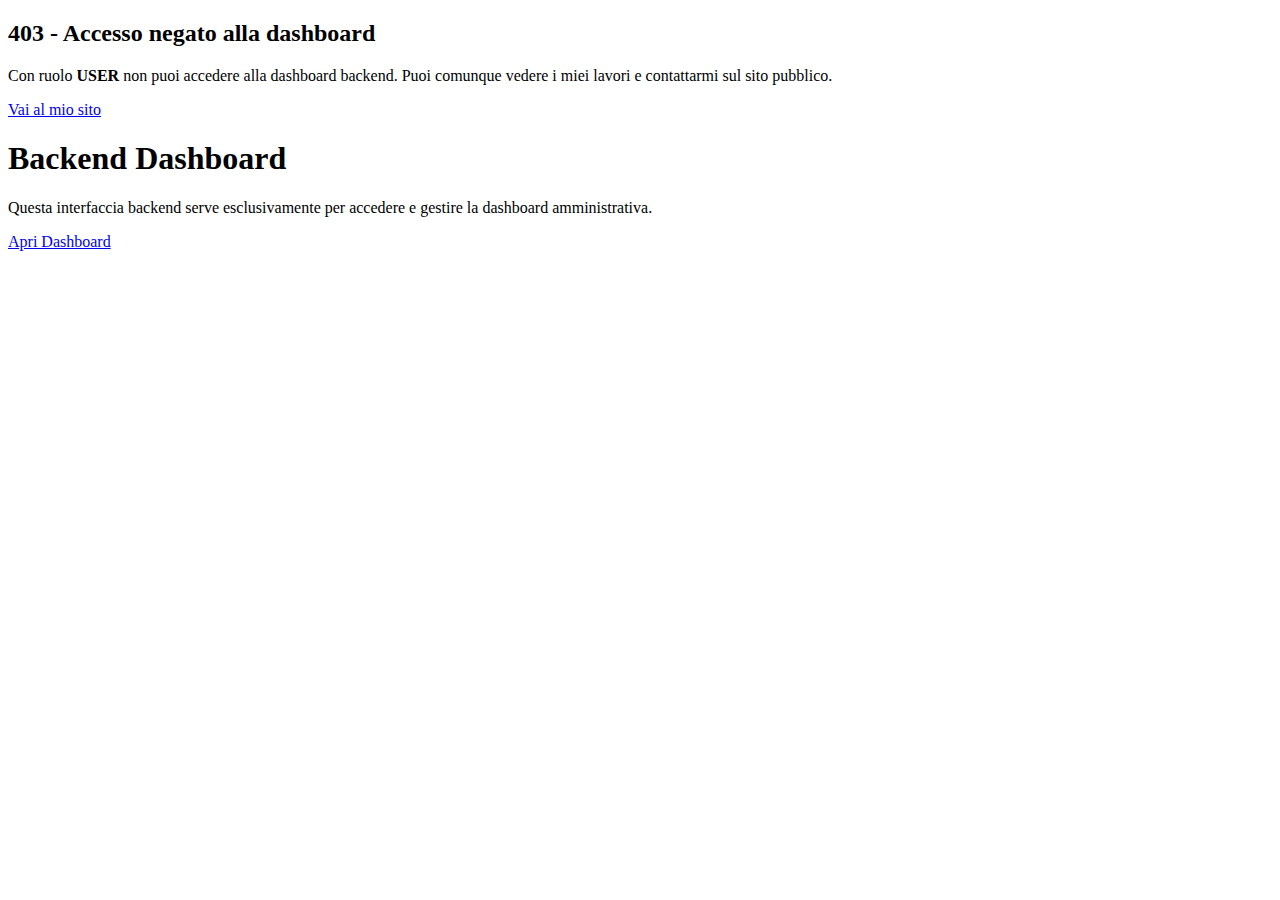
<file: src/main/resources/templates/index.html>
<!DOCTYPE html>
<html lang="en" xmlns:th="http://www.thymeleaf.org" xmlns:sec="http://www.thymeleaf.org/extras/spring-security">
<head th:replace="~{layout/base :: head('Home - Liliana Gorga')}"></head>
<body class="d-flex flex-column min-vh-100 home-page">

<nav th:replace="~{layout/base :: navbar}"></nav>

<div class="container my-5">
    <div th:if="${param.forbidden}" class="row justify-content-center">
        <div class="col-lg-8">
            <div class="alert alert-warning shadow-sm border-0 text-center py-4">
                <h2 class="h4 mb-2">403 - Accesso negato alla dashboard</h2>
                <p class="mb-3">Con ruolo <strong>USER</strong> non puoi accedere alla dashboard backend. Puoi comunque vedere i miei lavori e contattarmi sul sito pubblico.</p>
                <div class="d-flex flex-column flex-sm-row justify-content-center gap-2">
                    <a href="https://lilianagorga.net" target="_blank" rel="noopener" class="btn btn-dark btn-sm">
                        Vai al mio sito
                    </a>
                </div>
            </div>
        </div>
    </div>

    <div th:unless="${param.forbidden}" class="row justify-content-center">
        <div class="col-lg-8">
            <div class="card home-dashboard-card shadow-sm">
                <div class="card-body p-4 p-md-5 text-center">
                    <h1 class="h2 fw-bold mb-3 home-dashboard-title">Backend Dashboard</h1>
                    <p class="mb-4">Questa interfaccia backend serve esclusivamente per accedere e gestire la dashboard amministrativa.</p>
                    <div class="d-flex justify-content-center">
                        <a href="/admin/dashboard" class="btn btn-home-dashboard">Apri Dashboard</a>
                    </div>
                </div>
            </div>
        </div>
    </div>
</div>

<footer th:replace="~{layout/base :: footer}"></footer>
<script th:replace="~{layout/base :: scripts}"></script>

</body>
</html>
</file>
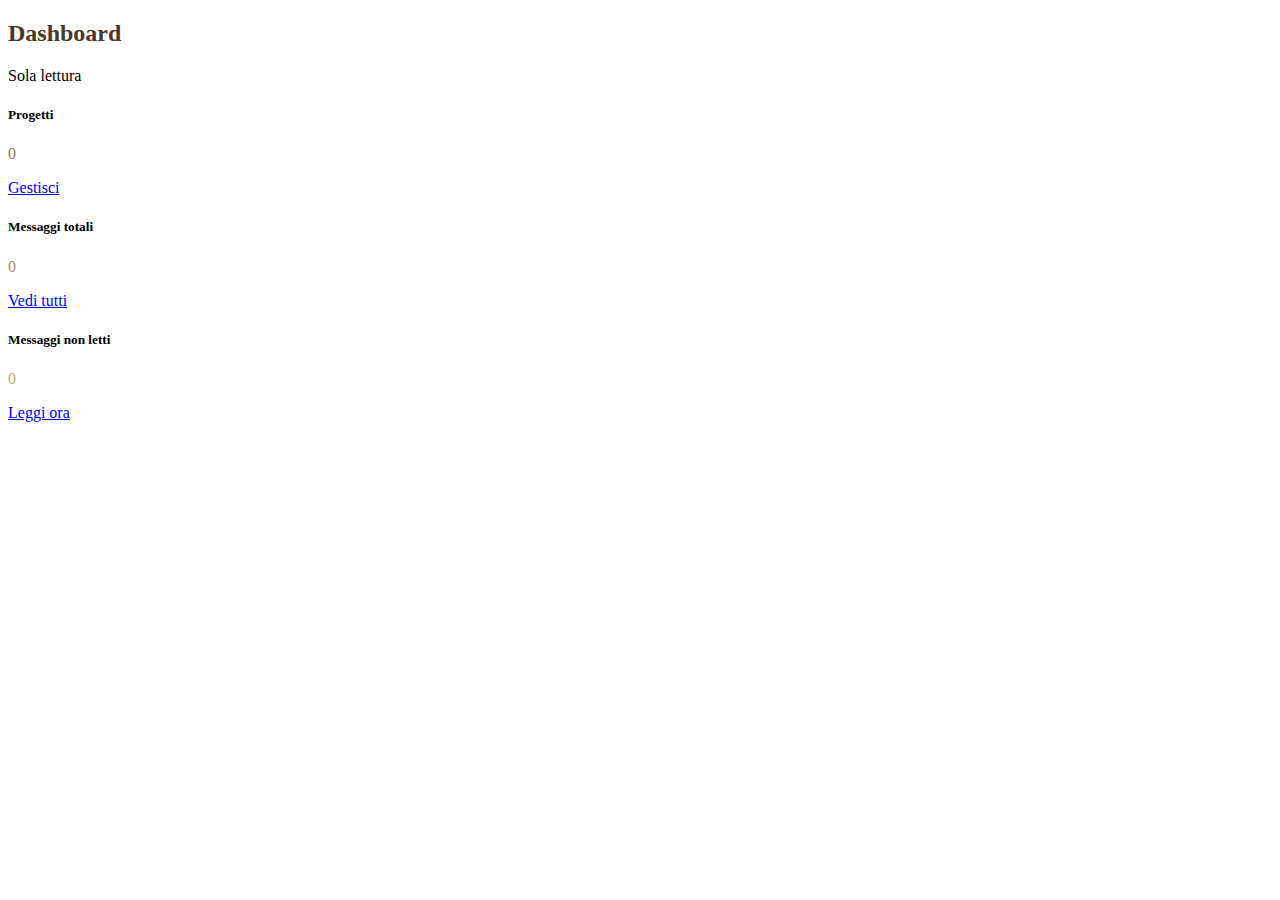
<file: src/main/resources/templates/admin/dashboard.html>
<!DOCTYPE html>
<html lang="en" xmlns:th="http://www.thymeleaf.org" xmlns:sec="http://www.thymeleaf.org/extras/spring-security">
<head th:replace="~{admin/layout :: head('Dashboard Admin')}"></head>
<body>
    <nav th:replace="~{admin/layout :: navbar}"></nav>

    <div class="container-fluid">
        <div class="row">
            <div class="col-md-2 p-0" th:with="activePage='dashboard'">
                <div th:replace="~{admin/layout :: sidebar}"></div>
            </div>
            <div class="col-md-10 content-area p-4">
                <div class="d-flex justify-content-between align-items-center mb-4">
                    <h2 class="mb-0" style="color: #4A3728;">Dashboard</h2>
                    <span sec:authorize="!hasAuthority('ADMIN')" class="badge text-bg-secondary">Sola lettura</span>
                </div>

                <div class="row g-4">
                    <div class="col-md-4">
                        <div class="card card-stat h-100">
                            <div class="card-body text-center">
                                <i class="fas fa-project-diagram fa-2x mb-2" style="color: #8B7355;"></i>
                                <h5 class="card-title">Progetti</h5>
                                <p class="display-4 fw-bold" style="color: #8B7355;" th:text="${projectCount}">0</p>
                                <a href="/admin/projects" class="btn btn-outline-admin btn-sm">Gestisci</a>
                            </div>
                        </div>
                    </div>
                    <div class="col-md-4">
                        <div class="card card-stat h-100">
                            <div class="card-body text-center">
                                <i class="fas fa-envelope fa-2x mb-2" style="color: #A0926B;"></i>
                                <h5 class="card-title">Messaggi totali</h5>
                                <p class="display-4 fw-bold" style="color: #A0926B;" th:text="${messageCount}">0</p>
                                <a href="/admin/messages" class="btn btn-outline-admin btn-sm">Vedi tutti</a>
                            </div>
                        </div>
                    </div>
                    <div class="col-md-4">
                        <div class="card card-stat h-100">
                            <div class="card-body text-center">
                                <i class="fas fa-envelope-open-text fa-2x mb-2" style="color: #C4A35A;"></i>
                                <h5 class="card-title">Messaggi non letti</h5>
                                <p class="display-4 fw-bold" style="color: #C4A35A;" th:text="${unreadCount}">0</p>
                                <a href="/admin/messages" class="btn btn-outline-admin btn-sm">Leggi ora</a>
                            </div>
                        </div>
                    </div>
                </div>
            </div>
        </div>
    </div>

    <script src="https://cdn.jsdelivr.net/npm/bootstrap@5.3.2/dist/js/bootstrap.bundle.min.js"></script>
</body>
</html>
</file>
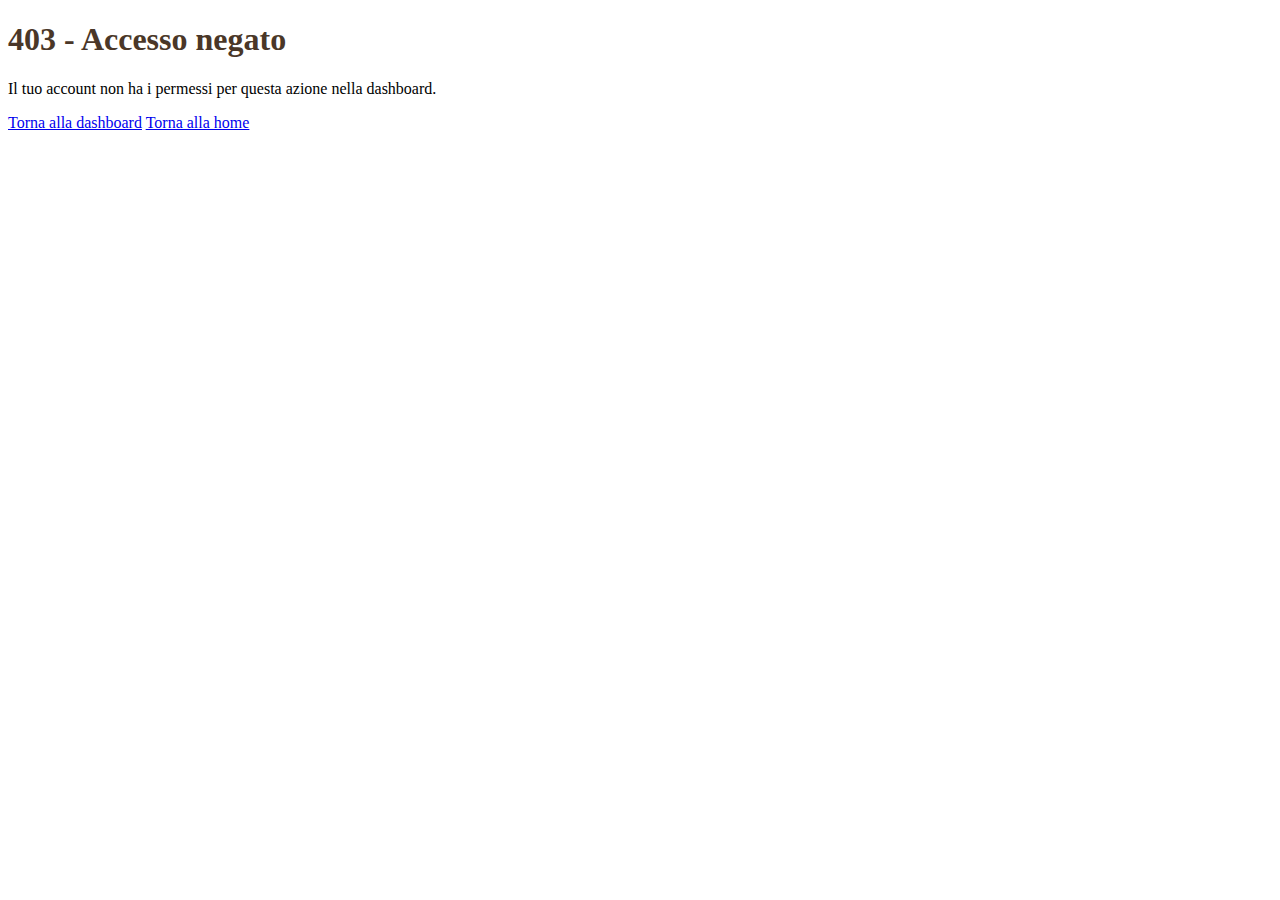
<file: src/main/resources/templates/admin/forbidden.html>
<!DOCTYPE html>
<html lang="en" xmlns:th="http://www.thymeleaf.org">
<head th:replace="~{admin/layout :: head('403 - Accesso negato')}"></head>
<body>
<nav th:replace="~{admin/layout :: navbar}"></nav>

<div class="container py-5">
    <div class="card mx-auto shadow-sm" style="max-width: 720px; border-color: #D4C5A9;">
        <div class="card-body p-4 p-md-5 text-center">
            <h1 class="display-6 mb-3" style="color: #4A3728;">403 - Accesso negato</h1>
            <p class="lead mb-4">Il tuo account non ha i permessi per questa azione nella dashboard.</p>
            <div class="d-flex flex-column flex-sm-row justify-content-center gap-2">
                <a href="/admin/dashboard" class="btn btn-admin">Torna alla dashboard</a>
                <a href="/" class="btn btn-outline-admin">Torna alla home</a>
            </div>
        </div>
    </div>
</div>

<script src="https://cdn.jsdelivr.net/npm/bootstrap@5.3.2/dist/js/bootstrap.bundle.min.js"></script>
</body>
</html>
</file>
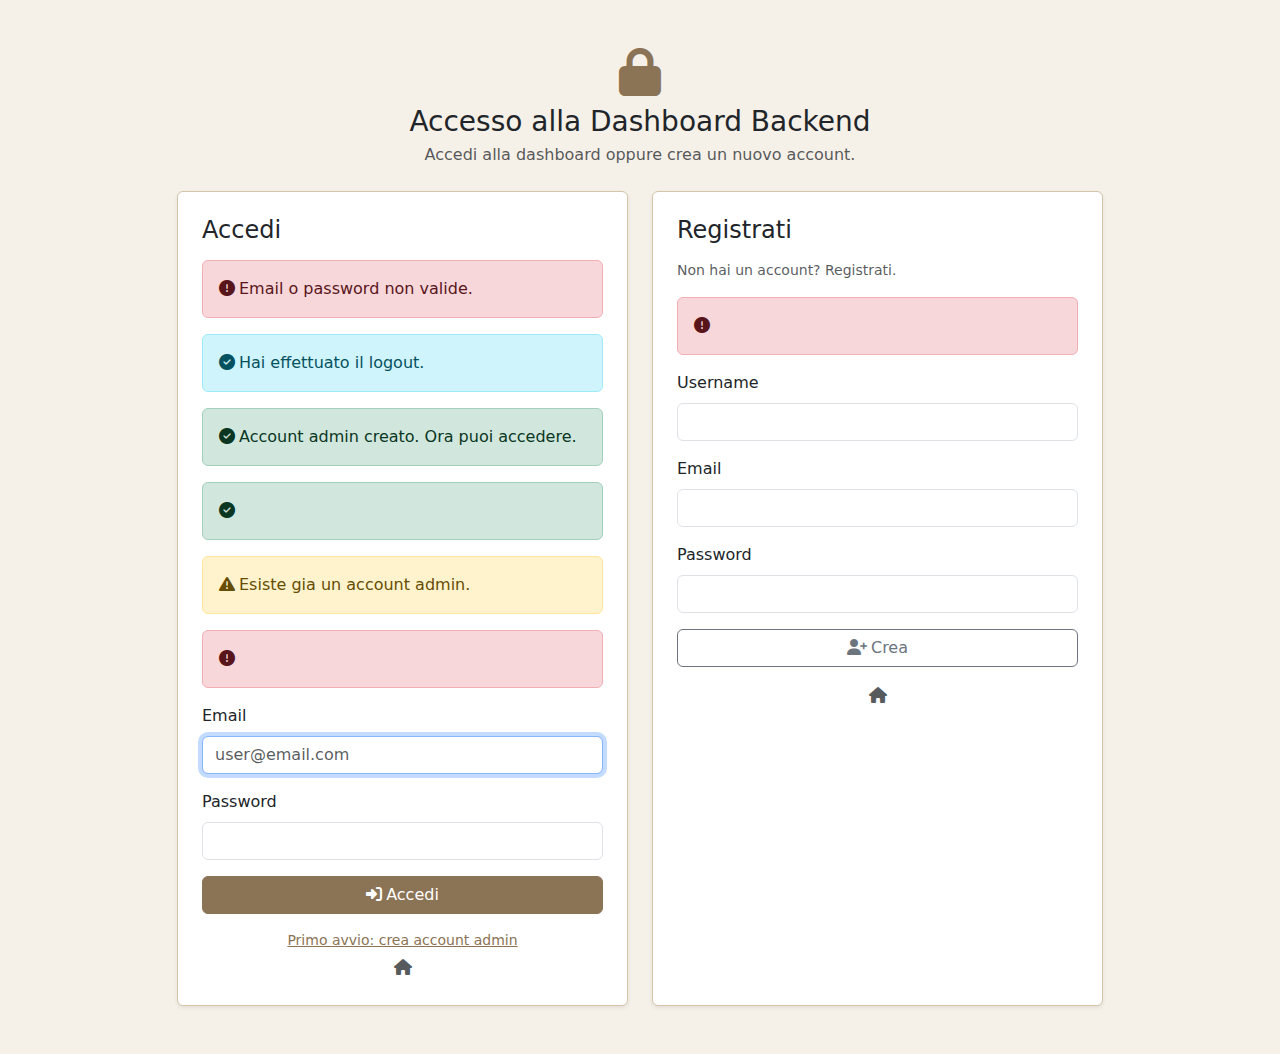
<file: src/main/resources/templates/admin/login.html>
<!DOCTYPE html>
<html lang="en" xmlns:th="http://www.thymeleaf.org">
<head>
    <meta charset="UTF-8">
    <meta name="viewport" content="width=device-width, initial-scale=1.0">
    <title>Accesso Dashboard</title>
    <link href="https://cdn.jsdelivr.net/npm/bootstrap@5.3.2/dist/css/bootstrap.min.css" rel="stylesheet">
    <link rel="stylesheet" href="https://cdnjs.cloudflare.com/ajax/libs/font-awesome/6.4.0/css/all.min.css">
    <style>
        body { background-color: #F5F0E8; }
        .auth-card { border-color: #D4C5A9; }
        .btn-login { background-color: #8B7355; border-color: #8B7355; color: #fff; }
        .btn-login:hover { background-color: #4A3728; border-color: #4A3728; color: #fff; }
        .icon-login { color: #8B7355; }
        .highlight-register { border: 2px solid #8B7355 !important; }
    </style>
</head>
<body>
    <div class="container py-5"
         th:with="showOnlyLogin=${param.login != null},
                  showOnlyRegister=${param.register != null},
                  showBoth=${param.login == null and param.register == null}">
        <div class="text-center mb-4">
            <i class="fas fa-lock fa-3x icon-login"></i>
            <h1 class="h3 mt-2 mb-1">Accesso alla Dashboard Backend</h1>
            <p class="text-muted mb-0">Accedi alla dashboard oppure crea un nuovo account.</p>
        </div>

        <div class="row g-4 justify-content-center">
            <div class="col-lg-5" th:if="${showBoth or showOnlyLogin}">
                <div class="card auth-card shadow-sm h-100">
                    <div class="card-body p-4">
                        <h2 class="h4 mb-3">Accedi</h2>

                        <div th:if="${param.error}" class="alert alert-danger">
                            <i class="fas fa-exclamation-circle me-1"></i>Email o password non valide.
                        </div>
                        <div th:if="${param.logout}" class="alert alert-info">
                            <i class="fas fa-check-circle me-1"></i>Hai effettuato il logout.
                        </div>
                        <div th:if="${registered}" class="alert alert-success">
                            <i class="fas fa-check-circle me-1"></i>Account admin creato. Ora puoi accedere.
                        </div>
                        <div th:if="${registerSuccess}" class="alert alert-success">
                            <i class="fas fa-check-circle me-1"></i><span th:text="${registerSuccess}"></span>
                        </div>
                        <div th:if="${param.adminExists}" class="alert alert-warning">
                            <i class="fas fa-exclamation-triangle me-1"></i>Esiste gia un account admin.
                        </div>
                        <div th:if="${error}" class="alert alert-danger">
                            <i class="fas fa-exclamation-circle me-1"></i><span th:text="${error}"></span>
                        </div>

                        <form th:action="@{/admin/login}" method="post">
                            <div class="mb-3">
                                <label for="username" class="form-label">Email</label>
                                <input type="email" class="form-control" id="username" name="username"
                                       placeholder="user@email.com" required autofocus>
                            </div>
                            <div class="mb-3">
                                <label for="password" class="form-label">Password</label>
                                <input type="password" class="form-control" id="password" name="password" required>
                            </div>
                            <button type="submit" class="btn btn-login w-100">
                                <i class="fas fa-sign-in-alt me-1"></i>Accedi
                            </button>
                        </form>

                        <div class="text-center mt-3">
                            <a th:unless="${adminExists}" href="/admin/register" class="d-block mb-1 small" style="color: #8B7355;">
                                Primo avvio: crea account admin
                            </a>
                            <a href="/" class="btn btn-link text-muted p-0" aria-label="Torna alla home" title="Torna alla home">
                                <i class="fas fa-house"></i>
                            </a>
                        </div>
                    </div>
                </div>
            </div>

            <div class="col-lg-5" th:if="${showBoth or showOnlyRegister}">
                <div id="register-form" class="card auth-card shadow-sm h-100"
                     th:classappend="${showOnlyRegister} ? 'highlight-register'">
                    <div class="card-body p-4">
                        <h2 class="h4 mb-3">Registrati</h2>
                        <p class="small text-muted">Non hai un account? Registrati.</p>
                        <div th:if="${registerError}" class="alert alert-danger">
                            <i class="fas fa-exclamation-circle me-1"></i><span th:text="${registerError}"></span>
                        </div>
                        <form th:action="@{/admin/register-user}" method="post">
                            <div class="mb-3">
                                <label for="registerUsername" class="form-label">Username</label>
                                <input type="text" class="form-control" id="registerUsername" name="username" required>
                            </div>
                            <div class="mb-3">
                                <label for="registerEmail" class="form-label">Email</label>
                                <input type="email" class="form-control" id="registerEmail" name="email" required>
                            </div>
                            <div class="mb-3">
                                <label for="registerPassword" class="form-label">Password</label>
                                <input type="password" class="form-control" id="registerPassword" name="password"
                                       minlength="8" maxlength="20" required>
                            </div>
                            <button type="submit" class="btn btn-outline-secondary w-100">
                                <i class="fas fa-user-plus me-1"></i>Crea
                            </button>
                        </form>
                        <div class="text-center mt-3">
                            <a href="/" class="btn btn-link text-muted p-0" aria-label="Torna alla home" title="Torna alla home">
                                <i class="fas fa-house"></i>
                            </a>
                        </div>
                    </div>
                </div>
            </div>
        </div>
    </div>
</body>
</html>
</file>
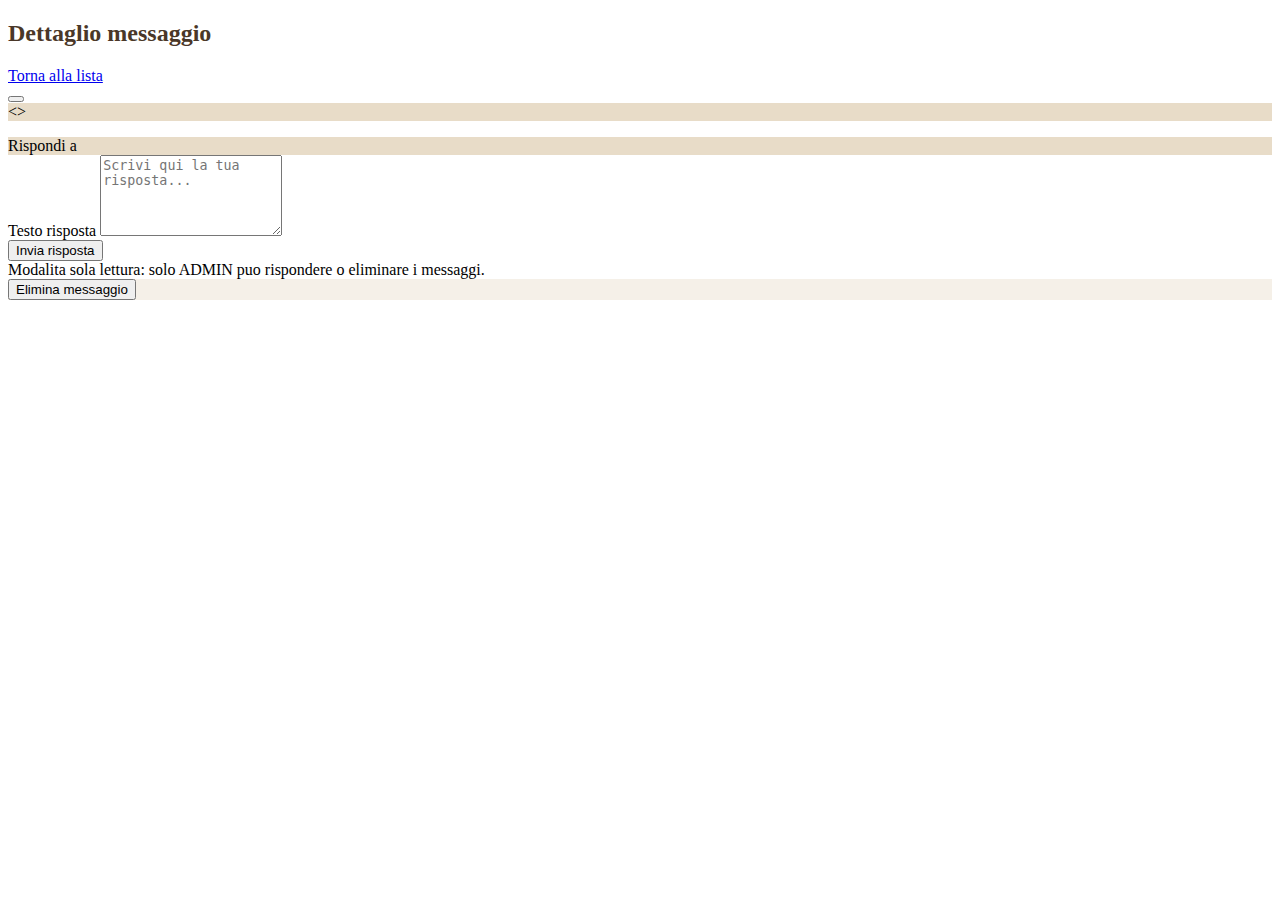
<file: src/main/resources/templates/admin/message-detail.html>
<!DOCTYPE html>
<html lang="en" xmlns:th="http://www.thymeleaf.org" xmlns:sec="http://www.thymeleaf.org/extras/spring-security">
<head th:replace="~{admin/layout :: head('Dettaglio messaggio')}"></head>
<body>
    <nav th:replace="~{admin/layout :: navbar}"></nav>

    <div class="container-fluid">
        <div class="row">
            <div class="col-md-2 p-0" th:with="activePage='messages'">
                <div th:replace="~{admin/layout :: sidebar}"></div>
            </div>
            <div class="col-md-10 content-area p-4">
                <div class="d-flex justify-content-between align-items-center mb-4">
                    <h2 style="color: #4A3728;">Dettaglio messaggio</h2>
                    <a href="/admin/messages" class="btn btn-secondary btn-sm">
                        <i class="fas fa-arrow-left me-1"></i>Torna alla lista
                    </a>
                </div>

                <div th:if="${success}" class="alert alert-success alert-dismissible fade show">
                    <span th:text="${success}"></span>
                    <button type="button" class="btn-close" data-bs-dismiss="alert"></button>
                </div>

                <div class="card mb-4" style="border-color: #D4C5A9;">
                    <div class="card-header" style="background-color: #E8DCC8; border-color: #D4C5A9;">
                        <div class="d-flex justify-content-between align-items-center">
                            <span>
                                <strong th:text="${message.name}"></strong>
                                &lt;<span th:text="${message.email}"></span>&gt;
                            </span>
                            <small class="text-muted"
                                   th:text="${#temporals.format(message.createdAt, 'dd/MM/yyyy HH:mm')}"></small>
                        </div>
                    </div>
                    <div class="card-body">
                        <p th:text="${message.message}" style="white-space: pre-wrap;"></p>
                    </div>
                </div>

                <div class="card" style="border-color: #D4C5A9;">
                    <div class="card-header" style="background-color: #E8DCC8; border-color: #D4C5A9;">
                        <i class="fas fa-reply me-1"></i>Rispondi a
                        <strong th:text="${message.name}"></strong>
                    </div>
                    <div sec:authorize="hasAuthority('ADMIN')" class="card-body">
                        <form th:action="@{'/admin/messages/' + ${message.id} + '/reply'}" method="post">
                            <div class="mb-3">
                                <label for="replyText" class="form-label">Testo risposta</label>
                                <textarea class="form-control" id="replyText" name="replyText"
                                          rows="5" required
                                          placeholder="Scrivi qui la tua risposta..."></textarea>
                            </div>
                            <div class="d-flex gap-2">
                                <button type="submit" class="btn btn-admin">
                                    <i class="fas fa-paper-plane me-1"></i>Invia risposta
                                </button>
                            </div>
                        </form>
                    </div>
                    <div sec:authorize="!hasAuthority('ADMIN')" class="card-body">
                        <div class="alert alert-secondary mb-0">
                            Modalita sola lettura: solo ADMIN puo rispondere o eliminare i messaggi.
                        </div>
                    </div>
                    <div sec:authorize="hasAuthority('ADMIN')" class="card-footer text-end"
                         style="background-color: #F5F0E8; border-color: #D4C5A9;">
                        <form th:action="@{'/admin/messages/' + ${message.id} + '/delete'}"
                              method="post" class="d-inline"
                              onsubmit="return confirm('Eliminare questo messaggio?')">
                            <button type="submit" class="btn btn-outline-danger btn-sm">
                                <i class="fas fa-trash me-1"></i>Elimina messaggio
                            </button>
                        </form>
                    </div>
                </div>
            </div>
        </div>
    </div>

    <script src="https://cdn.jsdelivr.net/npm/bootstrap@5.3.2/dist/js/bootstrap.bundle.min.js"></script>
</body>
</html>
</file>
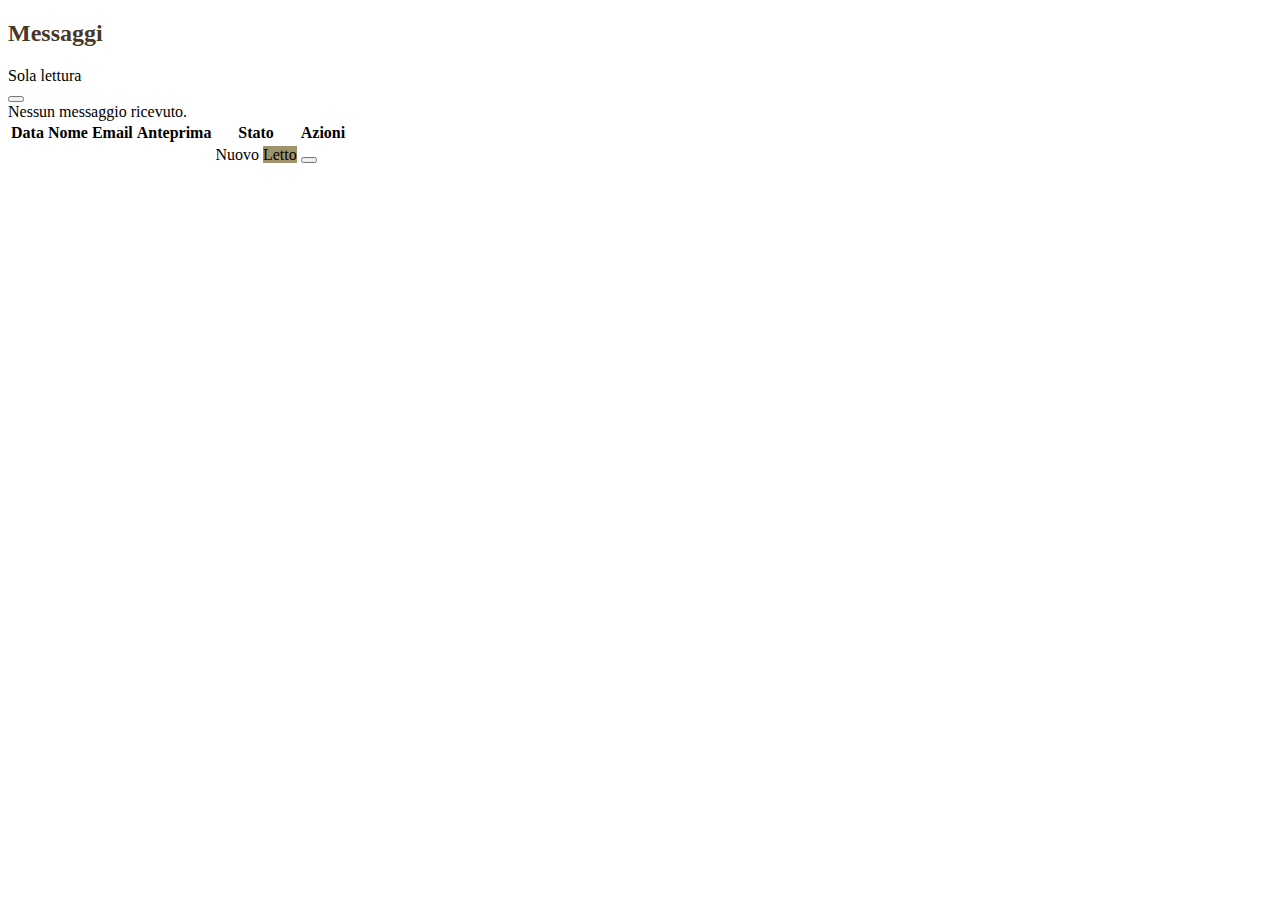
<file: src/main/resources/templates/admin/messages.html>
<!DOCTYPE html>
<html lang="en" xmlns:th="http://www.thymeleaf.org" xmlns:sec="http://www.thymeleaf.org/extras/spring-security">
<head th:replace="~{admin/layout :: head('Messaggi')}"></head>
<body>
    <nav th:replace="~{admin/layout :: navbar}"></nav>

    <div class="container-fluid">
        <div class="row">
            <div class="col-md-2 p-0" th:with="activePage='messages'">
                <div th:replace="~{admin/layout :: sidebar}"></div>
            </div>
            <div class="col-md-10 content-area p-4">
                <div class="d-flex justify-content-between align-items-center mb-4">
                    <h2 style="color: #4A3728;">
                        Messaggi
                        <span th:if="${unreadCount > 0}" class="badge fs-6 badge-unread"
                              th:text="${unreadCount} + ' non letti'"></span>
                    </h2>
                    <span sec:authorize="!hasAuthority('ADMIN')" class="badge text-bg-secondary">Sola lettura</span>
                </div>

                <div th:if="${success}" class="alert alert-success alert-dismissible fade show">
                    <span th:text="${success}"></span>
                    <button type="button" class="btn-close" data-bs-dismiss="alert"></button>
                </div>

                <div th:if="${#lists.isEmpty(messages)}" class="alert alert-secondary">
                    Nessun messaggio ricevuto.
                </div>

                <div th:unless="${#lists.isEmpty(messages)}" class="table-responsive">
                    <table class="table table-hover">
                        <thead>
                            <tr>
                                <th>Data</th>
                                <th>Nome</th>
                                <th>Email</th>
                                <th>Anteprima</th>
                                <th>Stato</th>
                                <th class="text-end">Azioni</th>
                            </tr>
                        </thead>
                        <tbody>
                            <tr th:each="msg : ${messages}"
                                th:classappend="${!msg.read} ? 'table-row-unread'">
                                <td>
                                    <small th:text="${#temporals.format(msg.createdAt, 'dd/MM/yyyy HH:mm')}"></small>
                                </td>
                                <td th:text="${msg.name}"></td>
                                <td>
                                    <small th:text="${msg.email}"></small>
                                </td>
                                <td>
                                    <span th:text="${#strings.abbreviate(msg.message, 50)}"></span>
                                </td>
                                <td>
                                    <span th:if="${!msg.read}" class="badge badge-unread">Nuovo</span>
                                    <span th:if="${msg.read}" class="badge" style="background-color: #A0926B;">Letto</span>
                                </td>
                                <td class="text-end text-nowrap">
                                    <a th:href="@{'/admin/messages/' + ${msg.id}}"
                                       class="btn btn-outline-admin btn-sm">
                                        <i class="fas fa-eye"></i>
                                    </a>
                                    <form sec:authorize="hasAuthority('ADMIN')"
                                          th:action="@{'/admin/messages/' + ${msg.id} + '/delete'}"
                                          method="post" class="d-inline"
                                          onsubmit="return confirm('Eliminare questo messaggio?')">
                                        <button type="submit" class="btn btn-outline-danger btn-sm">
                                            <i class="fas fa-trash"></i>
                                        </button>
                                    </form>
                                </td>
                            </tr>
                        </tbody>
                    </table>
                </div>
            </div>
        </div>
    </div>

    <script src="https://cdn.jsdelivr.net/npm/bootstrap@5.3.2/dist/js/bootstrap.bundle.min.js"></script>
</body>
</html>
</file>
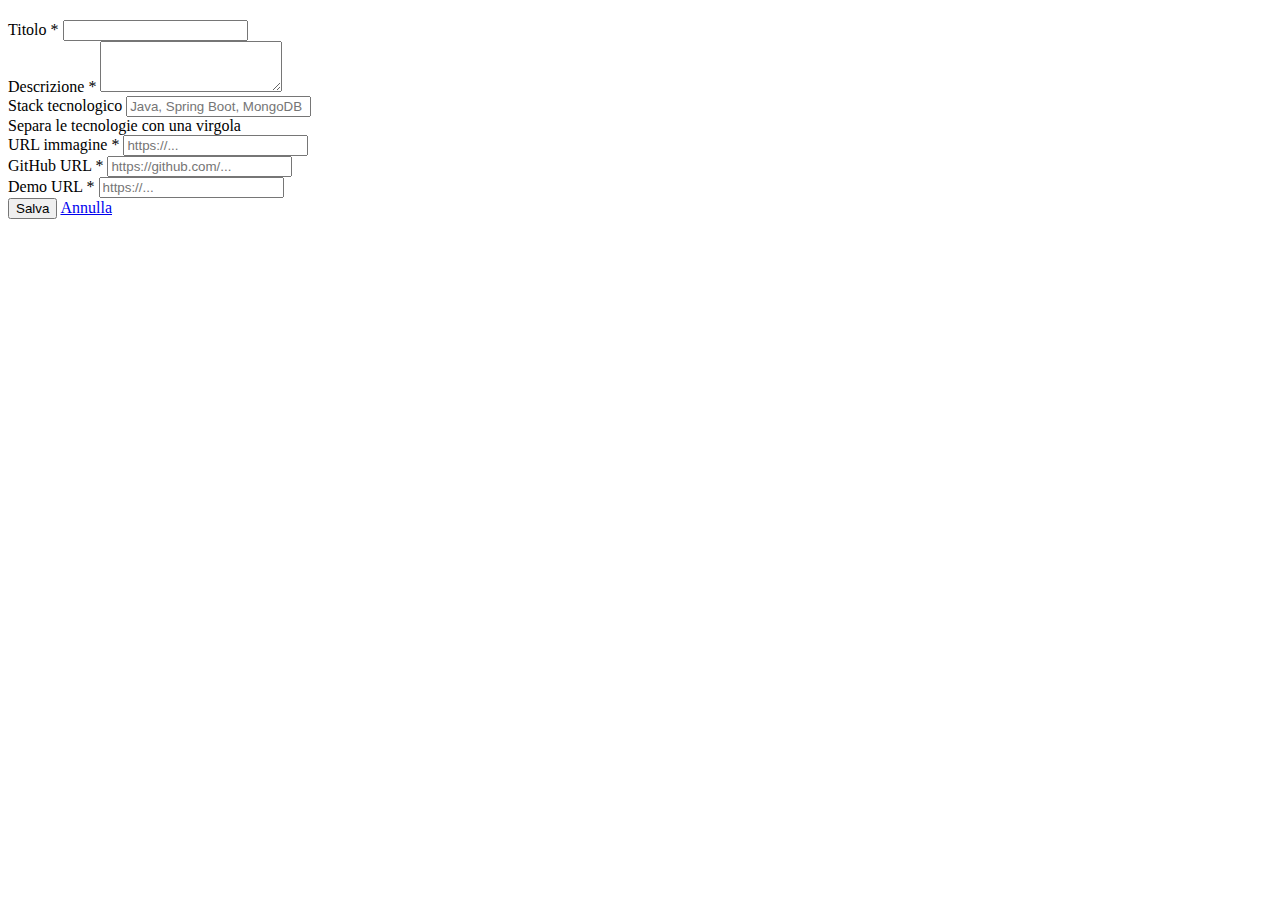
<file: src/main/resources/templates/admin/project-form.html>
<!DOCTYPE html>
<html lang="en" xmlns:th="http://www.thymeleaf.org">
<head th:replace="~{admin/layout :: head('Modulo progetto')}"></head>
<body>
    <nav th:replace="~{admin/layout :: navbar}"></nav>

    <div class="container-fluid">
        <div class="row">
            <div class="col-md-2 p-0" th:with="activePage='projects'">
                <div th:replace="~{admin/layout :: sidebar}"></div>
            </div>
            <div class="col-md-10 content-area p-4">
                <h2 th:text="${project.id != null ? 'Modifica progetto' : 'Nuovo progetto'}"
                    class="mb-4" style="color: #4A3728;"></h2>

                <div class="card" style="border-color: #D4C5A9;">
                    <div class="card-body">
                        <form th:action="${project.id != null ? '/admin/projects/' + project.id : '/admin/projects'}"
                              method="post">
                            <div class="mb-3">
                                <label for="title" class="form-label">Titolo *</label>
                                <input type="text" class="form-control" id="title" name="title"
                                       th:value="${project.title}" required maxlength="100">
                            </div>
                            <div class="mb-3">
                                <label for="description" class="form-label">Descrizione *</label>
                                <textarea class="form-control" id="description" name="description"
                                          rows="3" required maxlength="500"
                                          th:text="${project.description}"></textarea>
                            </div>
                            <div class="mb-3">
                                <label for="techStackInput" class="form-label">Stack tecnologico</label>
                                <input type="text" class="form-control" id="techStackInput" name="techStackInput"
                                       th:value="${techStackInput}"
                                       placeholder="Java, Spring Boot, MongoDB">
                                <div class="form-text">Separa le tecnologie con una virgola</div>
                            </div>
                            <div class="mb-3">
                                <label for="imageUrl" class="form-label">URL immagine *</label>
                                <input type="url" class="form-control" id="imageUrl" name="imageUrl"
                                       th:value="${project.imageUrl}" required placeholder="https://...">
                            </div>
                            <div class="mb-3">
                                <label for="githubUrl" class="form-label">GitHub URL *</label>
                                <input type="url" class="form-control" id="githubUrl" name="githubUrl"
                                       th:value="${project.githubUrl}" required placeholder="https://github.com/...">
                            </div>
                            <div class="mb-3">
                                <label for="demoUrl" class="form-label">Demo URL *</label>
                                <input type="url" class="form-control" id="demoUrl" name="demoUrl"
                                       th:value="${project.demoUrl}" required placeholder="https://...">
                            </div>
                            <div class="d-flex gap-2">
                                <button type="submit" class="btn btn-admin">
                                    <i class="fas fa-save me-1"></i>Salva
                                </button>
                                <a href="/admin/projects" class="btn btn-secondary">Annulla</a>
                            </div>
                        </form>
                    </div>
                </div>
            </div>
        </div>
    </div>

    <script src="https://cdn.jsdelivr.net/npm/bootstrap@5.3.2/dist/js/bootstrap.bundle.min.js"></script>
</body>
</html>
</file>
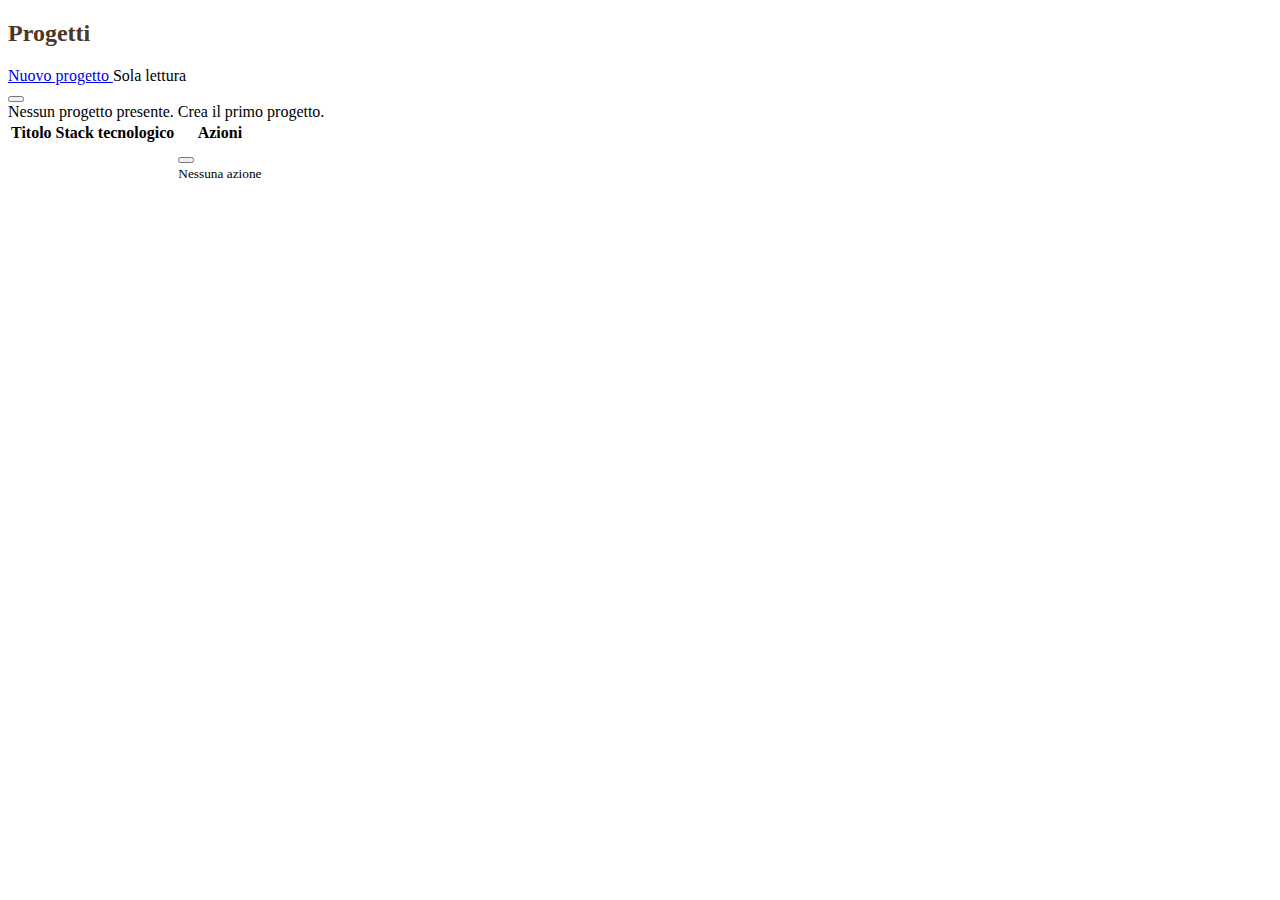
<file: src/main/resources/templates/admin/projects.html>
<!DOCTYPE html>
<html lang="en" xmlns:th="http://www.thymeleaf.org" xmlns:sec="http://www.thymeleaf.org/extras/spring-security">
<head th:replace="~{admin/layout :: head('Progetti')}"></head>
<body>
    <nav th:replace="~{admin/layout :: navbar}"></nav>

    <div class="container-fluid">
        <div class="row">
            <div class="col-md-2 p-0" th:with="activePage='projects'">
                <div th:replace="~{admin/layout :: sidebar}"></div>
            </div>
            <div class="col-md-10 content-area p-4">
                <div class="d-flex justify-content-between align-items-center mb-4">
                    <h2 style="color: #4A3728;">Progetti</h2>
                    <a sec:authorize="hasAuthority('ADMIN')" href="/admin/projects/new" class="btn btn-admin">
                        <i class="fas fa-plus me-1"></i>Nuovo progetto
                    </a>
                    <span sec:authorize="!hasAuthority('ADMIN')" class="badge text-bg-secondary">Sola lettura</span>
                </div>

                <div th:if="${success}" class="alert alert-success alert-dismissible fade show">
                    <span th:text="${success}"></span>
                    <button type="button" class="btn-close" data-bs-dismiss="alert"></button>
                </div>

                <div th:if="${#lists.isEmpty(projects)}" class="alert alert-secondary">
                    Nessun progetto presente. Crea il primo progetto.
                </div>

                <div th:unless="${#lists.isEmpty(projects)}" class="table-responsive">
                    <table class="table table-hover">
                        <thead>
                            <tr>
                                <th>Titolo</th>
                                <th>Stack tecnologico</th>
                                <th class="text-end">Azioni</th>
                            </tr>
                        </thead>
                        <tbody>
                            <tr th:each="project : ${projects}">
                                <td>
                                    <strong th:text="${project.title}"></strong>
                                    <br>
                                    <small class="text-muted" th:text="${#strings.abbreviate(project.description, 80)}"></small>
                                </td>
                                <td>
                                    <span th:each="tech : ${project.techStack}"
                                          class="badge me-1" style="background-color: #A0926B;"
                                          th:text="${tech}"></span>
                                </td>
                                <td class="text-end">
                                    <div sec:authorize="hasAuthority('ADMIN')" class="d-inline">
                                        <a th:href="@{'/admin/projects/' + ${project.id} + '/edit'}"
                                           class="btn btn-outline-admin btn-sm">
                                            <i class="fas fa-edit"></i>
                                        </a>
                                        <form th:action="@{'/admin/projects/' + ${project.id} + '/delete'}"
                                              method="post" class="d-inline"
                                              onsubmit="return confirm('Eliminare questo progetto?')">
                                            <button type="submit" class="btn btn-outline-danger btn-sm">
                                                <i class="fas fa-trash"></i>
                                            </button>
                                        </form>
                                    </div>
                                    <small sec:authorize="!hasAuthority('ADMIN')" class="text-muted">Nessuna azione</small>
                                </td>
                            </tr>
                        </tbody>
                    </table>
                </div>
            </div>
        </div>
    </div>

    <script src="https://cdn.jsdelivr.net/npm/bootstrap@5.3.2/dist/js/bootstrap.bundle.min.js"></script>
</body>
</html>
</file>
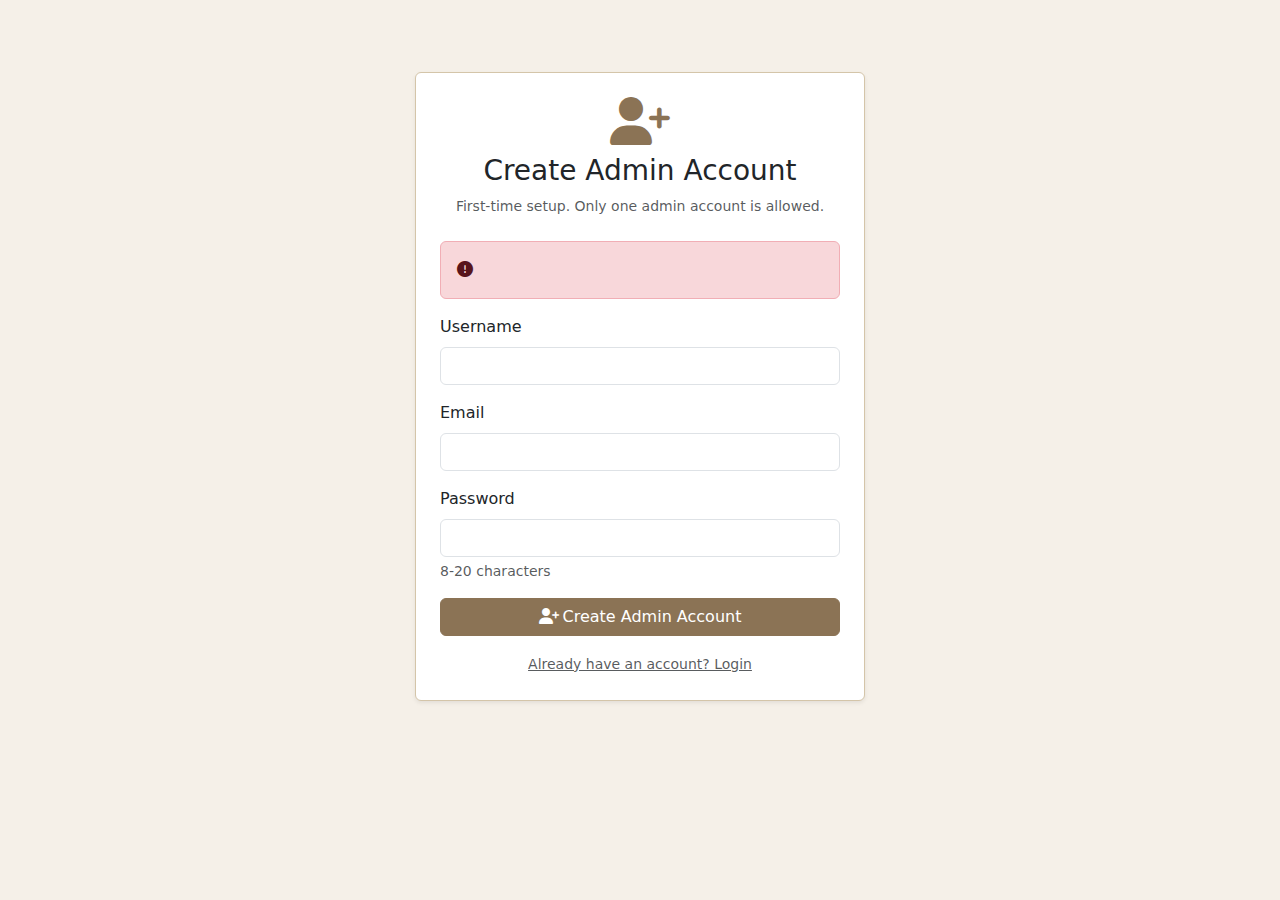
<file: src/main/resources/templates/admin/register.html>
<!DOCTYPE html>
<html lang="en" xmlns:th="http://www.thymeleaf.org">
<head>
    <meta charset="UTF-8">
    <meta name="viewport" content="width=device-width, initial-scale=1.0">
    <title>Admin Registration</title>
    <link href="https://cdn.jsdelivr.net/npm/bootstrap@5.3.2/dist/css/bootstrap.min.css" rel="stylesheet">
    <link rel="stylesheet" href="https://cdnjs.cloudflare.com/ajax/libs/font-awesome/6.4.0/css/all.min.css">
    <style>
        body { background-color: #F5F0E8; }
        .register-card { max-width: 450px; margin-top: 8vh; border-color: #D4C5A9; }
        .btn-register { background-color: #8B7355; border-color: #8B7355; color: #fff; }
        .btn-register:hover { background-color: #4A3728; border-color: #4A3728; color: #fff; }
        .icon-register { color: #8B7355; }
    </style>
</head>
<body>
    <div class="container">
        <div class="card register-card mx-auto shadow-sm">
            <div class="card-body p-4">
                <div class="text-center mb-4">
                    <i class="fas fa-user-plus fa-3x icon-register"></i>
                    <h3 class="mt-2">Create Admin Account</h3>
                    <p class="text-muted small">First-time setup. Only one admin account is allowed.</p>
                </div>

                <div th:if="${error}" class="alert alert-danger">
                    <i class="fas fa-exclamation-circle me-1"></i>
                    <span th:text="${error}"></span>
                </div>

                <form th:action="@{/admin/register}" method="post">
                    <div class="mb-3">
                        <label for="username" class="form-label">Username</label>
                        <input type="text" class="form-control" id="username" name="username"
                               required>
                    </div>
                    <div class="mb-3">
                        <label for="email" class="form-label">Email</label>
                        <input type="email" class="form-control" id="email" name="email"
                               required>
                    </div>
                    <div class="mb-3">
                        <label for="password" class="form-label">Password</label>
                        <input type="password" class="form-control" id="password" name="password"
                               required minlength="8" maxlength="20">
                        <div class="form-text">8-20 characters</div>
                    </div>
                    <button type="submit" class="btn btn-register w-100">
                        <i class="fas fa-user-plus me-1"></i>Create Admin Account
                    </button>
                </form>

                <div class="text-center mt-3">
                    <a href="/admin/login" class="text-muted small">Already have an account? Login</a>
                </div>
            </div>
        </div>
    </div>
</body>
</html>
</file>
